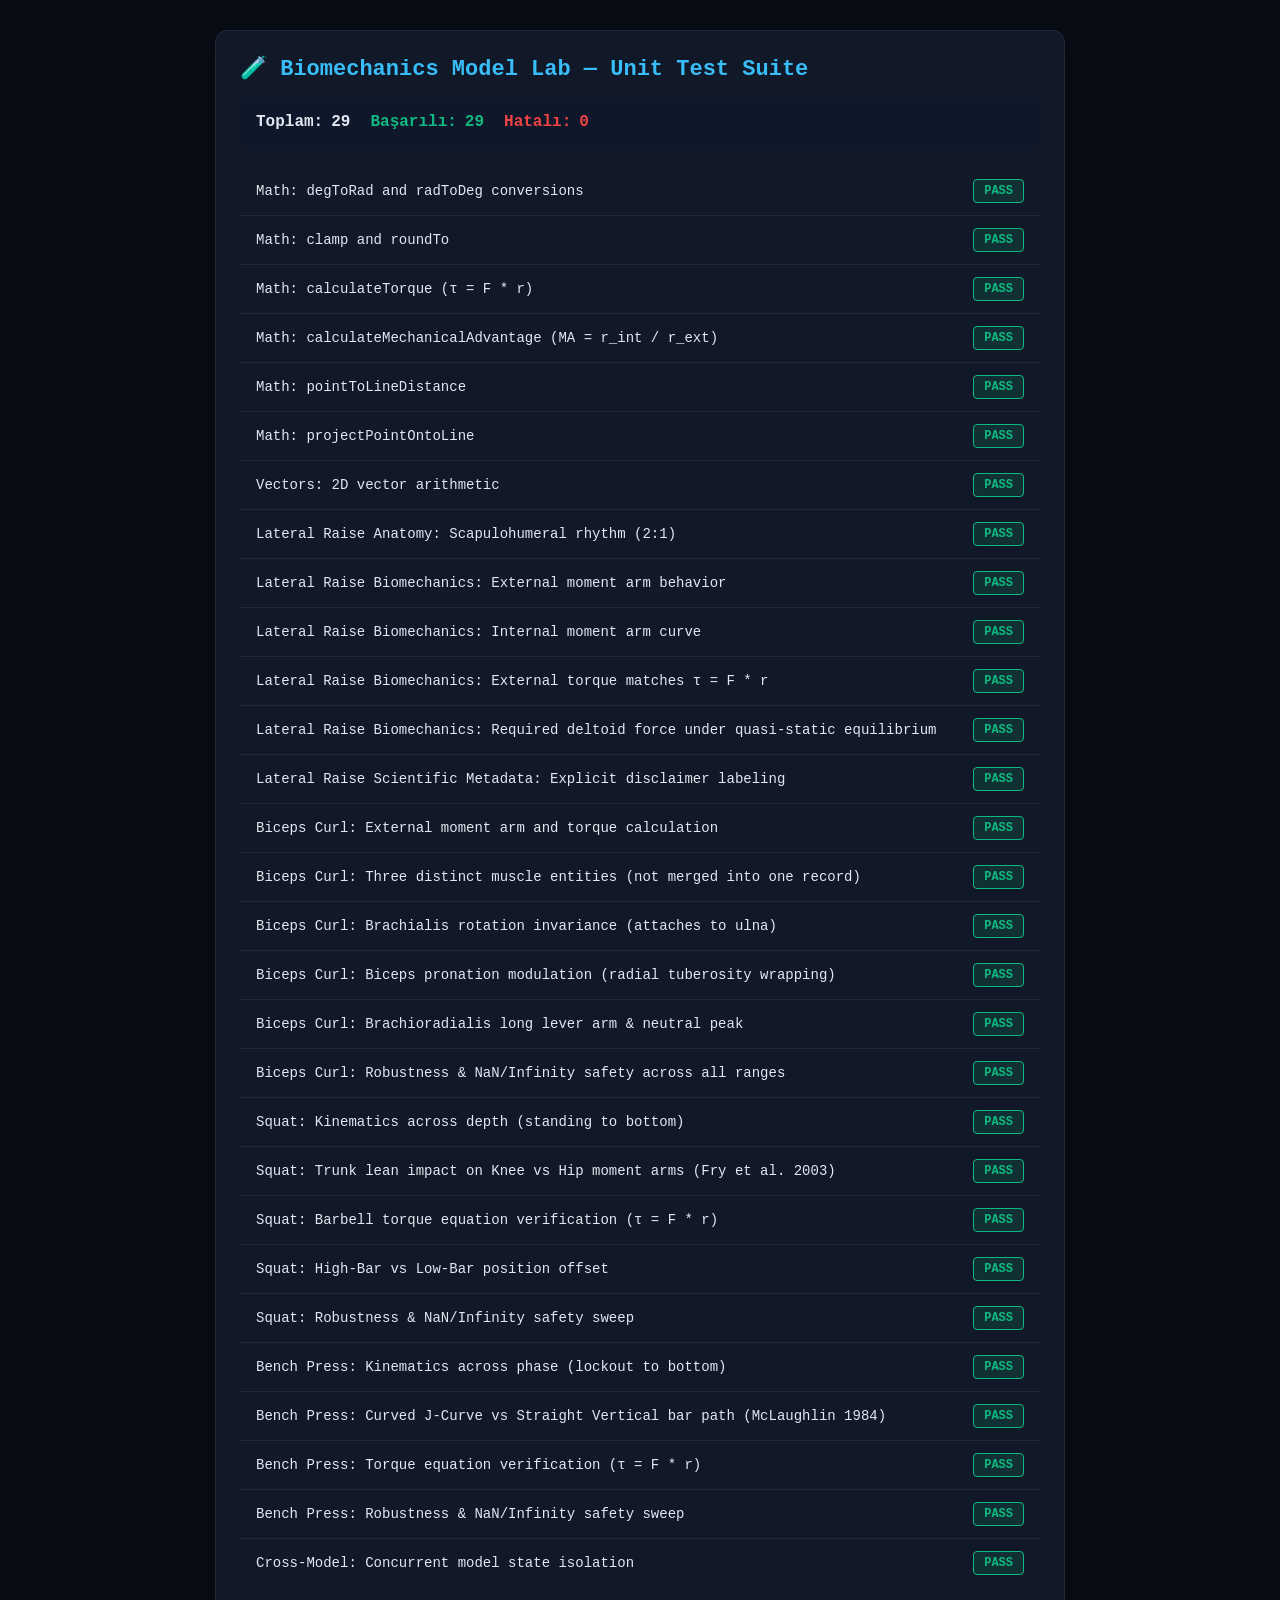
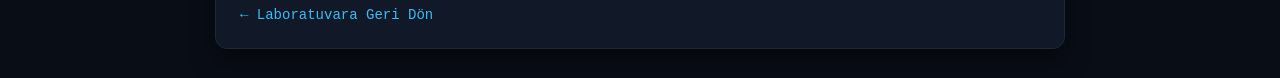
<file: js/biomechanics/tests/test-runner.html>
<!DOCTYPE html>
<html lang="tr">
<head>
  <meta charset="UTF-8">
  <meta name="viewport" content="width=device-width, initial-scale=1.0">
  <title>Biomechanics Model Lab — Test Runner</title>
  <style>
    body {
      font-family: -apple-system, BlinkMacSystemFont, "Segoe UI", Roboto, monospace;
      background-color: #090d16;
      color: #e2e8f0;
      margin: 0;
      padding: 30px;
    }
    .container {
      max-width: 800px;
      margin: 0 auto;
      background: #111827;
      border: 1px solid #1f2937;
      border-radius: 12px;
      padding: 24px;
      box-shadow: 0 10px 25px rgba(0,0,0,0.5);
    }
    h1 {
      margin-top: 0;
      font-size: 22px;
      color: #38bdf8;
      display: flex;
      align-items: center;
      gap: 10px;
    }
    .summary {
      display: flex;
      gap: 20px;
      padding: 16px;
      background: #0f172a;
      border-radius: 8px;
      margin-bottom: 20px;
      font-weight: bold;
    }
    .summary-item {
      display: flex;
      align-items: center;
      gap: 8px;
    }
    .passed { color: #10b981; }
    .failed { color: #ef4444; }
    .test-list {
      list-style: none;
      padding: 0;
      margin: 0;
    }
    .test-item {
      padding: 12px 16px;
      border-bottom: 1px solid #1f2937;
      display: flex;
      justify-content: space-between;
      align-items: center;
      font-family: monospace;
      font-size: 14px;
    }
    .test-item:last-child {
      border-bottom: none;
    }
    .test-status {
      padding: 4px 10px;
      border-radius: 4px;
      font-weight: bold;
      font-size: 12px;
    }
    .status-pass {
      background: rgba(16, 185, 129, 0.15);
      color: #10b981;
      border: 1px solid #10b981;
    }
    .status-fail {
      background: rgba(239, 68, 68, 0.15);
      color: #ef4444;
      border: 1px solid #ef4444;
    }
    .back-btn {
      display: inline-block;
      margin-top: 20px;
      color: #38bdf8;
      text-decoration: none;
      font-size: 14px;
    }
    .back-btn:hover {
      text-decoration: underline;
    }
  </style>
</head>
<body>
  <div class="container">
    <h1>🧪 Biomechanics Model Lab — Unit Test Suite</h1>
    <div class="summary" id="summary">
      <div class="summary-item">Toplam: <span id="total-count">0</span></div>
      <div class="summary-item passed">Başarılı: <span id="passed-count">0</span></div>
      <div class="summary-item failed">Hatalı: <span id="failed-count">0</span></div>
    </div>
    <ul class="test-list" id="test-list"></ul>
    <a href="../index.html" class="back-btn">← Laboratuvara Geri Dön</a>
  </div>

  <script type="module">
    import { runAllTests } from './unit-tests.js';

    const results = runAllTests();
    const listEl = document.getElementById('test-list');
    let passed = 0;
    let failed = 0;

    results.forEach(res => {
      if (res.passed) passed++;
      else failed++;

      const li = document.createElement('li');
      li.className = 'test-item';
      li.innerHTML = `
        <span>${res.name}</span>
        <span class="test-status ${res.passed ? 'status-pass' : 'status-fail'}">
          ${res.passed ? 'PASS' : 'FAIL'}
        </span>
      `;
      if (!res.passed) {
        const errDiv = document.createElement('div');
        errDiv.style.color = '#ef4444';
        errDiv.style.fontSize = '12px';
        errDiv.textContent = res.error;
        li.appendChild(errDiv);
      }
      listEl.appendChild(li);
    });

    document.getElementById('total-count').textContent = results.length;
    document.getElementById('passed-count').textContent = passed;
    document.getElementById('failed-count').textContent = failed;
  </script>
</body>
</html>
</file>
